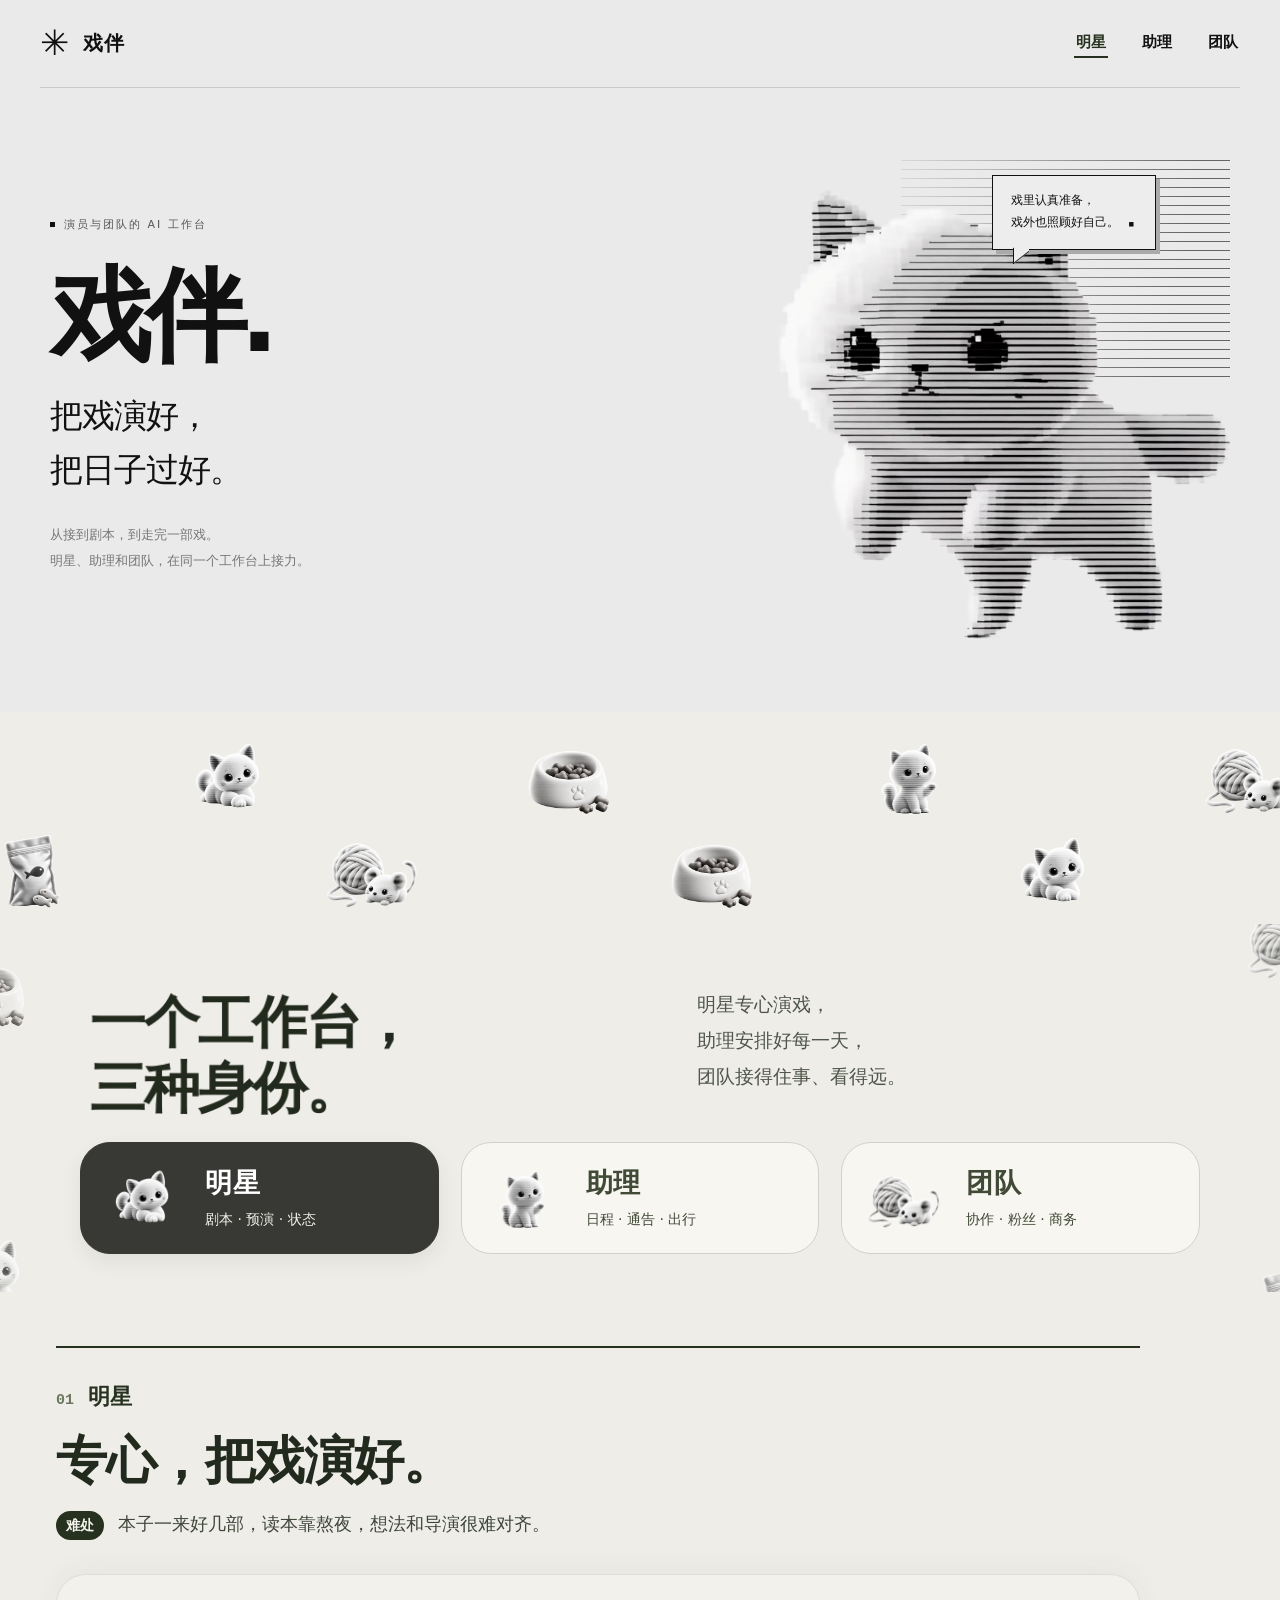
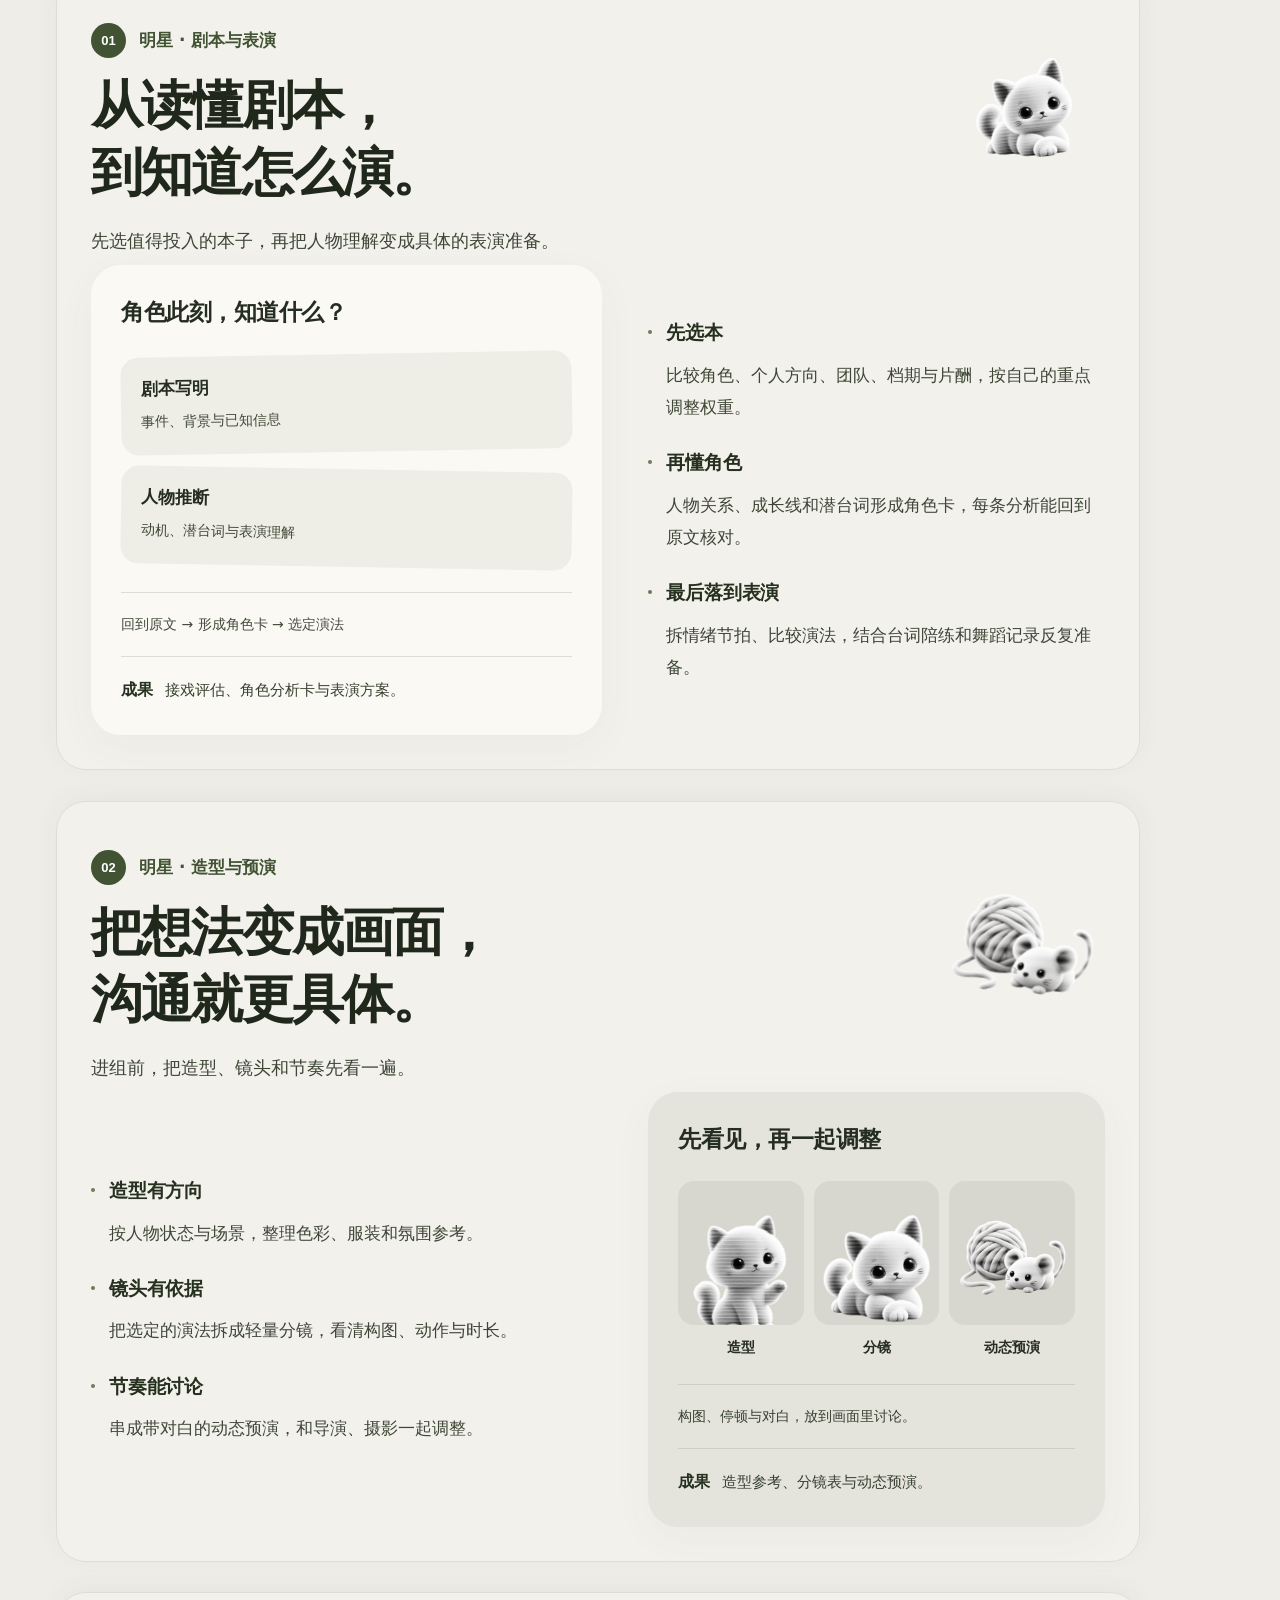
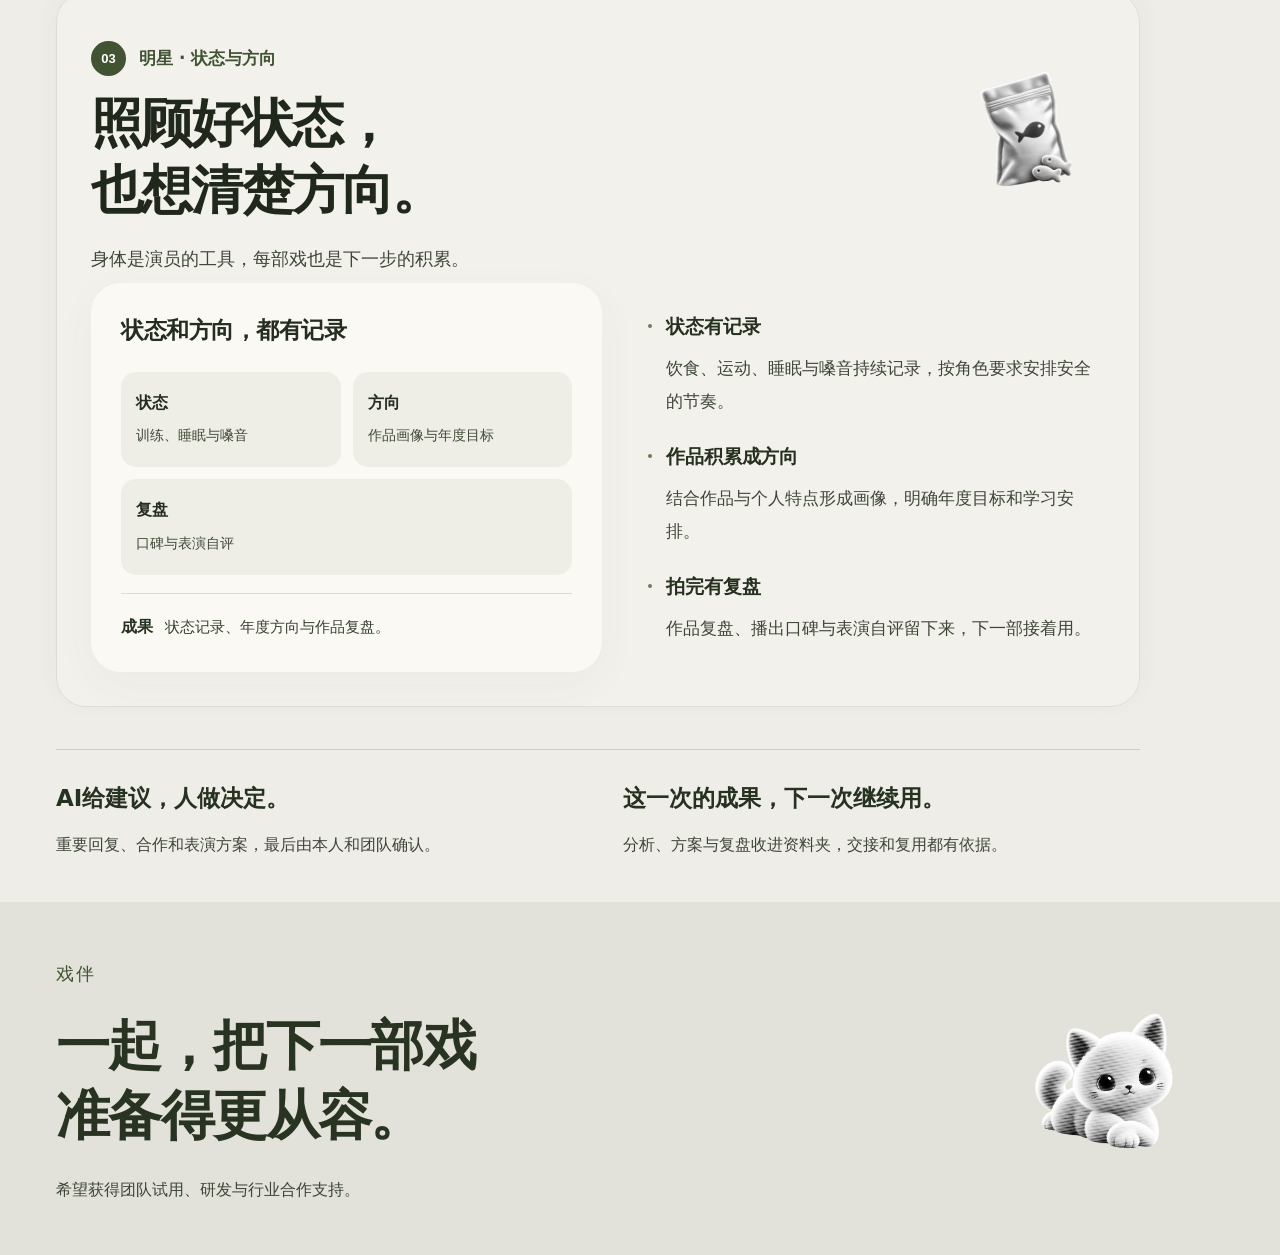
<file: xiban/index.html>
<!doctype html>
<html lang="zh-CN">
<head>
  <meta charset="utf-8"><meta name="viewport" content="width=device-width,initial-scale=1">
  <meta name="theme-color" content="#f0f1ec"><meta name="description" content="戏伴：明星、助理与团队的 AI 工作台。">
  <title>戏伴 · 把戏演好，把日子过好</title>
  <link rel="stylesheet" href="./style.css"><link rel="stylesheet" href="./journey.css?v=20">
  <script defer src="./app.js?v=20"></script><script defer src="./guide-data.js?v=20"></script><script defer src="./journey.js?v=20"></script><script defer src="./pointer.js?v=20"></script>
</head>
<body class="focus-edition">
  <header class="site-header"><a class="brand" href="#home"><span class="brand-symbol" aria-hidden="true">✳</span> 戏伴</a><nav aria-label="主导航"><a href="#star">明星</a><a href="#assistant">助理</a><a href="#team">团队</a></nav></header>
  <main>
    <section class="hero section-wrap" id="home" aria-labelledby="hero-title">
      <div class="hero-copy">
        <p class="eyebrow"><span></span> 演员与团队的 AI 工作台</p>
        <h1 id="hero-title">戏伴<span class="title-dot">.</span></h1>
        <p class="hero-heading">把戏演好，<br>把日子过好。</p>
        <p class="hero-description">从接到剧本，到走完一部戏。<br>明星、助理和团队，<br class="mobile-break">在同一个工作台上接力。</p>
      </div>
      <div class="hero-art">
        <div class="speech-bubble"><span>戏里认真准备，<br>戏外也照顾好自己。</span><span class="cursor" aria-hidden="true">▪</span></div>
        <div class="cat-stage"><video id="hero-cat" src="./assets/nomi-cat.webm" autoplay loop muted playsinline preload="auto" aria-label="猫咪摆尾、跳跃、挥爪与转身的动画"></video></div>
      </div>
    </section>

    <section class="cat-gallery" aria-label="猫咪主题画廊">
      <div class="gallery-track gallery-top" aria-hidden="true">
        <div class="gallery-tile wide paper"><img src="./assets/cat-lounge.png" alt="" loading="lazy"></div><div class="gallery-tile"><img src="./assets/cat-bowl.png" alt="" loading="lazy"></div><div class="gallery-tile wide gray"><img src="./assets/cat-guide.png" alt="" loading="lazy"></div><div class="gallery-tile paper"><img src="./assets/cat-toys.png" alt="" loading="lazy"></div>
      </div>
      <div class="gallery-track gallery-bottom" aria-hidden="true">
        <div class="gallery-tile"><img src="./assets/cat-treats.png" alt="" loading="lazy"></div><div class="gallery-tile wide gray"><img src="./assets/cat-toys.png" alt="" loading="lazy"></div><div class="gallery-tile paper"><img src="./assets/cat-bowl.png" alt="" loading="lazy"></div><div class="gallery-tile wide"><img src="./assets/cat-lounge.png" alt="" loading="lazy"></div>
      </div>
    </section>
    <section class="cat-about" id="how-to" aria-labelledby="about-title">
      <img class="floating-prop prop-bowl" src="./assets/cat-bowl.png" alt="" data-drift="-28" data-turn="-9" loading="lazy">
      <img class="floating-prop prop-toys" src="./assets/cat-toys.png" alt="" data-drift="34" data-turn="12" loading="lazy">
      <img class="floating-prop prop-cat" src="./assets/cat-lounge.png" alt="" data-drift="42" data-turn="-6" loading="lazy">
      <img class="floating-prop prop-treats" src="./assets/cat-treats.png" alt="" data-drift="-38" data-turn="8" loading="lazy">
      <div class="about-copy">
        <div class="about-intro"><h2 class="metal-title scroll-title" id="about-title">一个工作台，<br>三种身份。</h2><p class="word-reveal">明星专心演戏，<br>助理安排好每一天，<br>团队接得住事、看得远。</p></div>
        <nav class="role-portal" aria-label="三种身份"><a class="role-entry" href="#star"><img class="role-entry-cat" src="./assets/cat-lounge.png" alt="" loading="lazy"><span><strong>明星</strong><span>剧本 · 预演 · 状态</span></span></a><a class="role-entry" href="#assistant"><img class="role-entry-cat" src="./assets/cat-guide.png" alt="" loading="lazy"><span><strong>助理</strong><span>日程 · 通告 · 出行</span></span></a><a class="role-entry" href="#team"><img class="role-entry-cat" src="./assets/cat-toys.png" alt="" loading="lazy"><span><strong>团队</strong><span>协作 · 粉丝 · 商务</span></span></a></nav>
      </div>
    </section>
    <section class="project-chapter" id="features" aria-label="三种身份的功能讲解"><div class="chapter-inner">
      <div id="walkthrough"></div>
      <section class="closing-principles" aria-label="两项核心原则"><div><h3>AI给建议，人做决定。</h3><p>重要回复、合作和表演方案，最后由本人和团队确认。</p></div><div><h3>这一次的成果，下一次继续用。</h3><p>分析、方案与复盘收进资料夹，交接和复用都有依据。</p></div></section>
      <noscript><p>请启用浏览器的 JavaScript，查看重点功能讲解。</p></noscript>
    </div></section>
  </main>
  <footer class="journey-footer"><div class="chapter-inner"><div><p class="closing-brand">戏伴</p><p class="closing-line">一起，把下一部戏<br>准备得更从容。</p><p class="closing-support">希望获得团队试用、研发与行业合作支持。</p></div><img src="./assets/cat-lounge.png" alt="" loading="lazy"></div></footer>
</body></html>
</file>
<file: xiban/style.css>
:root{--bg:#f0f1ec;--white:#fafbf7;--ink:#171b16;--muted:#70786c;--line:#d2d7cd;--lime:#cbd77b;--green:#526344;--mono:"SFMono-Regular",Consolas,monospace;--sans:"PingFang SC","Microsoft YaHei",system-ui,sans-serif}*{box-sizing:border-box}html{scroll-behavior:smooth;scroll-padding-top:95px}body{margin:0;background:var(--bg);color:var(--ink);font-family:var(--sans);-webkit-font-smoothing:antialiased}button,input{font:inherit}button,a{-webkit-tap-highlight-color:transparent}button{cursor:pointer;border:0;color:inherit}a{color:inherit;text-decoration:none}h1,h2,h3,p{margin:0}p{line-height:1.9}button:focus-visible,a:focus-visible{outline:3px solid #6c842d;outline-offset:5px}[hidden]{display:none!important}::selection{background:var(--lime);color:var(--ink)}.section-wrap{width:min(1280px,calc(100% - 100px));margin:0 auto}.site-header{height:88px;display:flex;align-items:center;justify-content:space-between;width:min(1360px,calc(100% - 80px));margin:auto;border-bottom:1px solid #d2d7cd99}.brand{display:flex;align-items:center;gap:12px;font-size:20px;font-weight:650;letter-spacing:1.5px}.brand-symbol{font-size:35px;line-height:1}.site-header nav{display:flex;align-items:center;gap:40px;font-size:12px}.nav-demo{border-bottom:1px solid #5d6556;padding:7px 0;display:flex;gap:20px}.hero{min-height:min(820px,calc(100svh - 88px));display:grid;grid-template-columns:1fr 1.1fr;position:relative;align-items:center;padding-top:40px;padding-bottom:85px}.hero-copy{position:relative;z-index:2;padding-bottom:12px}.eyebrow{display:flex;align-items:center;gap:9px;font:10px/1.7 var(--mono);letter-spacing:1.7px;color:#606b56}.hero .eyebrow{font:11px var(--sans);letter-spacing:2px}.eyebrow>span{width:5px;height:5px;background:#6e7a54;border-radius:50%}h1{font-size:clamp(76px,8vw,114px);font-weight:850;line-height:1.2;letter-spacing:-7px;margin:23px 0 12px}.title-dot{color:#7c895b;letter-spacing:-2px}.hero-heading{font-size:clamp(27px,2.6vw,39px);line-height:1.6;font-weight:500;letter-spacing:-1px}.hero-description{color:var(--muted);font-size:13px;line-height:2;margin-top:23px;max-width:415px}.hero-actions{display:flex;gap:27px;align-items:center;margin-top:30px}.button{display:inline-flex;gap:36px;justify-content:space-between;align-items:center;padding:14px 22px;font-size:12px}.button.primary{background:var(--ink);color:#f8faef;box-shadow:3px 3px 0 #b9c1a9}.button span{font-size:18px}.text-link{font-size:12px;display:flex;align-items:center;gap:12px}.text-link span{font-size:17px}.hero-meta{display:flex;gap:17px;align-items:center;margin-top:36px;font:10px var(--mono);letter-spacing:.5px;color:#747f67}.hero-meta i{width:3px;height:3px;border-radius:50%;background:#a1aa95}.hero-art{min-width:0;position:relative;height:620px;align-self:center;isolation:isolate}.hero-art:before{content:"";position:absolute;inset:55px -25px 50px 0;background:radial-gradient(ellipse at 60% 47%,#e1e6d52b 0,transparent 64%);z-index:-1}.cat-stage{position:absolute;inset:0 -5% 20px -12%;overflow:hidden;pointer-events:none}.cat-stage video{position:absolute;width:151%;height:151%;object-fit:contain;left:-31%;top:-23%;display:block}.speech-bubble{position:absolute;right:12%;top:10%;padding:15px 18px;border:1.5px solid #242b20;background:#f7f8f1;box-shadow:4px 4px 0 #dce2ce;z-index:2;font:12px/1.8 var(--mono);display:flex;align-items:flex-end;gap:7px}.speech-bubble:after{content:"";position:absolute;bottom:-9px;left:20px;width:15px;height:15px;background:#f7f8f1;border-bottom:1.5px solid;border-left:1.5px solid;transform:skewY(-38deg)}.cursor{font-size:18px;line-height:1}.art-bottom{position:absolute;bottom:13px;right:0;left:0;display:flex;align-items:center;justify-content:space-between;gap:15px;border-top:1px solid var(--line);padding-top:14px}.art-caption{font:8px var(--mono);letter-spacing:1.4px;color:#7c856f}.animation-control{background:none;display:flex;align-items:center;gap:10px;font-size:10px;color:#6c765f;white-space:nowrap;padding:3px 0}.scroll-cue{position:absolute;bottom:27px;left:0;right:0;display:flex;justify-content:space-between;align-items:center;font-size:10px;letter-spacing:1px;color:#7e8774}.scroll-cue span:last-child{font-size:23px;color:#5e6e48}.mobile-break{display:none}.section-top{display:flex;align-items:center;justify-content:space-between;gap:20px;margin-bottom:36px}.section-note{font-size:10px;color:#7a8370;letter-spacing:1px}.section-heading-row{display:flex;align-items:flex-end;justify-content:space-between;gap:50px;margin-bottom:43px}h2{font-size:clamp(29px,3.2vw,44px);font-weight:600;line-height:1.5;letter-spacing:-1.3px}.section-intro{font-size:13px;line-height:2;color:var(--muted);max-width:360px}.how-section{background:#e4e8da;border-top:1px solid #dce1d2;border-bottom:1px solid #d4dac8;padding:72px 0 38px}.role-switch{display:flex;background:#d7deca;border:1px solid #cbd3bb;padding:4px;flex-shrink:0}.role-switch button{background:none;color:#667258;font-size:12px;padding:10px 21px}.role-switch button[aria-selected=true]{background:#fafbf3;color:#25301d;box-shadow:0 2px 3px #17200d13}.steps{display:grid;grid-template-columns:repeat(3,1fr);gap:40px}.step{border-top:1px solid #bfc9b1;padding-top:21px}.step-number{font:11px var(--mono);color:#73825c;display:block;margin-bottom:20px}.step h3{font-size:20px;font-weight:550;margin-bottom:13px;letter-spacing:-.5px}.step p{font-size:12px;color:#69745b;max-width:330px;line-height:1.95}.step .step-label{font:10px var(--mono);letter-spacing:.4px;background:#d6dec8;display:inline-block;padding:5px 9px;margin-top:22px;color:#526341}.handoff-note{border-top:1px solid #c7cfba;margin-top:40px;padding-top:20px;font-size:11px;color:#6f7b61;display:flex;align-items:flex-start;gap:12px}.handoff-note>span{font-size:18px;line-height:1.2}.features-section{padding-top:78px;padding-bottom:72px}.feature-list{display:grid;grid-template-columns:1fr 1fr;gap:0 70px}.feature{border-top:1px solid var(--line);padding:27px 0 30px;display:grid;grid-template-columns:25px 1fr 24px;gap:14px}.feature-number{font:10px var(--mono);color:#8b957f;padding-top:6px}.feature h3{font-size:21px;font-weight:500;letter-spacing:-.5px}.feature p{font-size:12px;color:var(--muted);margin-top:12px;line-height:2;max-width:430px}.feature-mark{font-size:28px;color:#8c9b76;line-height:1}.tags{display:flex;gap:8px;flex-wrap:wrap;margin-top:19px}.tags span{font-size:9px;color:#7a856c;border:1px solid #d1d8c5;padding:4px 7px;line-height:1.5}.demo-section{background:#20261e;color:#eef1e6;padding:70px 0 78px}.demo-section .eyebrow{color:#a6b18d}.demo-section .section-note{color:#879477}.demo-layout{display:grid;grid-template-columns:.8fr 1.2fr;gap:95px;align-items:center}.demo-copy .section-intro{color:#8e9a81;font-size:12px;margin-top:20px}.demo-options{display:grid;margin-top:30px}.demo-option{display:grid;grid-template-columns:25px 1fr 20px;gap:13px;align-items:center;background:none;text-align:left;color:#9da98f;padding:19px 0;border-bottom:1px solid #5e6d4c44}.demo-option[aria-selected=true]{color:#e0eacb}.option-no{font:10px var(--mono);align-self:flex-start;padding-top:3px;color:#7f9166}.demo-option strong{font-size:14px;font-weight:500;display:block}.demo-option small{display:block;font-size:10px;color:#81916f;margin-top:8px}.option-arrow{opacity:0;font-size:20px}.demo-option[aria-selected=true] .option-arrow{opacity:1;color:#c2d68b}.demo-window{background:#f2f4e9;color:var(--ink);border:1px solid #9da98b;box-shadow:6px 6px 0 #38412e;min-width:0}.window-bar{display:flex;align-items:center;justify-content:space-between;gap:15px;font-size:10px;color:#7b846e;padding:16px 20px;border-bottom:1px solid #d9decf}.window-dots{display:flex;gap:5px}.window-dots i{height:5px;width:5px;border:1px solid #bdc5b0;border-radius:50%}.reset-button{font-size:10px;color:#70805c;background:none;padding:2px 0}#demo-panel{padding:28px;min-height:335px}.demo-footnote{padding:0 28px 20px;font-size:9px;color:#9ba48e}.demo-panel-head{display:flex;justify-content:space-between;gap:14px;align-items:center;margin-bottom:20px}.demo-panel-head h3{font-size:19px;font-weight:550}.tiny-label{font-size:10px;color:#849173}.scene-row{display:grid;grid-template-columns:49px 1fr 43px;gap:13px;align-items:center;padding:15px 0;border-top:1px solid #dbe1d1}.scene-row time{font:12px var(--mono);color:#6b7a59}.scene-row h4{font-size:12px;font-weight:550;margin:0 0 6px}.scene-row p{font-size:10px;color:#8b957b;line-height:1.5}.scene-row.done .scene-text{opacity:.45}.scene-row.done h4{text-decoration:line-through}.small-button{padding:5px 7px;font-size:9px;background:#e0e7d4;color:#62724f;white-space:nowrap;border:1px solid #ccd7ba}.small-button.active{background:#d0dcb8;color:#455d2c}.demo-next{font-size:11px;color:#5d6f49;background:#e0e8d2;padding:12px 14px;margin-top:18px;line-height:1.8}.line-context{display:flex;justify-content:space-between;align-items:center;gap:12px;font-size:10px;color:#869575;margin-bottom:20px}.line-quote{font-size:24px;line-height:1.9;font-weight:400;letter-spacing:.5px;min-height:100px;padding:0 0 18px}.line-actions{display:flex;align-items:center;gap:14px;flex-wrap:wrap}.line-button{padding:9px 17px;font-size:11px;background:#27371e;color:#f0f6e8}.density-choices{display:flex;gap:4px}.density-choices button{min-width:30px;font-size:10px;padding:7px;background:#e4ead9;color:#80906c}.density-choices button[aria-pressed=true]{background:#cddbbc;color:#425630}.line-note{font-size:10px;color:#899679;line-height:1.8;margin-top:17px}.conflict-switch{display:flex;gap:7px;margin:18px 0}.conflict-switch button{padding:7px 10px;font-size:10px;background:#e1e7d7;color:#7e8c6b}.conflict-switch button[aria-pressed=true]{background:#c5d3b1;color:#4c6038}.conflict-alert{padding:14px;margin-top:18px;font-size:11px;border-left:3px solid;line-height:1.8}.conflict-alert strong{display:block;font-size:13px;margin-bottom:4px}.conflict-alert.red{border-color:#ad6350;background:#efddd2;color:#8c4d3b}.conflict-alert.yellow{border-color:#b79f42;background:#eee7c8;color:#88722c}.calendar-line{display:grid;grid-template-columns:76px 1fr;align-items:center;gap:12px;font-size:10px;color:#748363;margin:12px 0}.calendar-track{height:24px;display:grid;grid-template-columns:repeat(7,1fr);background:repeating-linear-gradient(to right,#e5eadc,#e5eadc calc(100% / 7 - 1px),#d5ddc7 calc(100% / 7 - 1px),#d5ddc7 calc(100% / 7));align-items:center}.calendar-track span{height:19px;display:flex;align-items:center;padding-left:8px;font-size:9px;white-space:nowrap;background:#bacda5;color:#455a33}.calendar-track span.second{background:#e0c5ac;color:#816047}.site-footer{display:flex;justify-content:space-between;align-items:center;gap:25px;min-height:125px}.site-footer .brand{font-size:17px}.site-footer .brand-symbol{font-size:27px}.site-footer p{font-size:11px;color:#8a927f}.back-top{font-size:10px;color:#6e7d5a}.toast{position:fixed;bottom:25px;left:50%;transform:translateX(-50%);background:#20271c;color:#edf2df;padding:13px 20px;border:1px solid #5b6d45;font-size:11px;box-shadow:0 5px 30px #0002;max-width:calc(100% - 40px);z-index:10}
@media(min-width:1500px){.hero-art{height:700px}.hero{min-height:850px}.hero-description{font-size:14px}}
@media(max-width:1100px){.section-wrap{width:calc(100% - 70px)}.site-header{width:calc(100% - 60px)}.hero-art{height:550px}.hero{grid-template-columns:.95fr 1.05fr}.hero-heading{font-size:30px}h1{font-size:86px}.speech-bubble{top:8%;right:4%;font-size:11px}.demo-layout{gap:50px}.feature-list{gap:0 45px}.demo-option strong{font-size:13px}.steps{gap:28px}.step h3{font-size:18px}.art-caption{font-size:7px;letter-spacing:.8px}}
@media(max-width:760px){html{scroll-padding-top:20px}.section-wrap{width:calc(100% - 40px)}.site-header{width:calc(100% - 40px);height:73px}.brand{font-size:18px;gap:7px}.brand-symbol{font-size:28px}.site-header nav{gap:17px;font-size:10px}.site-header .nav-demo{display:none}.hero{min-height:0;grid-template-columns:1fr;padding-top:39px;padding-bottom:64px;gap:0}.hero .eyebrow{font-size:10px;letter-spacing:1px}h1{font-size:84px;letter-spacing:-5px;margin:19px 0 8px}.hero-heading{font-size:28px;line-height:1.5;letter-spacing:-.5px}.hero-description{font-size:12px;margin-top:18px;max-width:320px}.hero-actions{gap:23px;margin-top:24px}.button{font-size:11px;padding:12px 18px;gap:25px}.text-link{font-size:11px}.hero-meta{font-size:9px;gap:13px;margin-top:26px}.hero-art{height:400px;width:100%;margin-top:10px}.cat-stage{inset:10px -12% 10px -15%}.cat-stage video{width:151%;height:151%;left:-31%;top:-24%}.speech-bubble{font-size:10px;padding:10px 13px;top:7%;right:8%;box-shadow:3px 3px 0 #dce2ce}.speech-bubble:after{left:16px;width:12px;height:12px;bottom:-7px}.art-bottom{bottom:0}.art-caption{font-size:7px}.scroll-cue{bottom:20px;font-size:9px}.scroll-cue span:last-child{font-size:20px}.mobile-break{display:block}.hero-description br:nth-child(2){display:none}.how-section{padding:48px 0 28px}.section-top{margin-bottom:24px;gap:15px}.eyebrow{font-size:8px;letter-spacing:1.2px}.section-note{font-size:9px;letter-spacing:0}.section-heading-row{align-items:flex-start;gap:25px;margin-bottom:30px;flex-direction:column}h2{font-size:29px;line-height:1.5;letter-spacing:-.8px}.role-switch{padding:3px}.role-switch button{padding:9px 21px;font-size:11px}.steps{grid-template-columns:1fr;gap:23px}.step{padding-top:17px;display:grid;grid-template-columns:30px 1fr;gap:0 14px}.step-number{grid-row:1 / 4;font-size:10px;margin:3px 0 0}.step h3{font-size:18px;margin-bottom:10px}.step p{font-size:12px;max-width:none}.step .step-label{justify-self:start;font-size:9px;margin-top:13px;grid-column:2}.handoff-note{font-size:10px;line-height:1.95;margin-top:29px;padding-top:18px}.features-section{padding-top:48px;padding-bottom:38px}.section-intro{font-size:12px;line-height:2}.feature-list{grid-template-columns:1fr;gap:0}.feature{padding:24px 0 25px;grid-template-columns:20px 1fr 20px;gap:11px}.feature-number{font-size:9px}.feature h3{font-size:20px}.feature p{font-size:12px;margin-top:10px}.feature-mark{font-size:24px}.tags{gap:6px;margin-top:16px}.tags span{font-size:8px;padding:4px 6px}.demo-section{padding:45px 0 50px}.demo-layout{grid-template-columns:1fr;gap:30px}.demo-copy .section-intro{margin-top:16px}.demo-options{margin-top:22px}.demo-option{padding:15px 0}.demo-option strong{font-size:13px}.demo-option small{font-size:10px}.window-bar{padding:14px 16px;font-size:9px}.reset-button{font-size:9px}#demo-panel{padding:22px 18px;min-height:300px}.demo-panel-head h3{font-size:17px}.demo-panel-head{margin-bottom:18px}.tiny-label{font-size:9px}.scene-row{grid-template-columns:43px 1fr 40px;gap:9px;padding:14px 0}.scene-row h4{font-size:11px}.scene-row time{font-size:11px}.scene-row p{font-size:9px}.demo-footnote{font-size:8px;padding:0 18px 17px}.line-quote{font-size:22px;min-height:120px}.line-actions{gap:12px}.line-button{font-size:10px;padding:9px 14px}.line-note{font-size:9px}.demo-next{font-size:10px}.site-footer{padding-top:27px;padding-bottom:27px;display:grid;grid-template-columns:1fr auto;gap:18px}.site-footer p{grid-column:1 / 3;grid-row:2;font-size:10px}.site-footer .brand{font-size:16px}.back-top{font-size:9px}.calendar-line{grid-template-columns:65px 1fr;gap:9px;font-size:9px}.conflict-alert{font-size:10px}.conflict-alert strong{font-size:12px}}
@media(prefers-reduced-motion:reduce){html{scroll-behavior:auto}}
/* The visual language comes from the monochrome, striped cat. */
:root{--bg:#eaeaea;--white:#f7f7f7;--ink:#111;--muted:#6c6c6c;--line:#cdcdcd;--lime:#c4c4c4;--green:#444}
.site-header{border-bottom-color:#c9c9c9}.nav-demo{border-color:#333}.title-dot{color:#111}.eyebrow,.hero .eyebrow{color:#555}.eyebrow>span{background:#111;border-radius:0}.hero-art:before{background:none}.hero-meta{color:#777}.hero-meta i{background:#aaa;border-radius:0}.button.primary{background:#111;color:#f5f5f5;box-shadow:4px 4px 0 #aaa}.speech-bubble{background:#ededed;box-shadow:4px 4px 0 #aaa;border-color:#111}.speech-bubble:after{background:#ededed}.art-caption,.animation-control,.scroll-cue,.section-note,.back-top{color:#777}.scroll-cue span:last-child{color:#111}.hero-art{background-image:repeating-linear-gradient(to bottom,transparent 0,transparent 8px,#666 8px,#666 9px);background-size:59% 42%;background-repeat:no-repeat;background-position:114% 10%;border-radius:0;isolation:isolate}.hero-art:after{content:"";position:absolute;z-index:-1;top:0;left:0;right:0;bottom:0;background:linear-gradient(100deg,var(--bg) 35%,transparent 83%);pointer-events:none}.cat-stage{z-index:1}.speech-bubble,.art-bottom{z-index:2}.how-section{background:#dedede;border-color:#cacaca}.role-switch{background:#cacaca;border-color:#bdbdbd}.role-switch button{color:#666}.role-switch button[aria-selected=true]{background:#f7f7f7;color:#111;box-shadow:2px 2px 0 #999}.step{border-color:#bbb}.step-number{color:#666}.step p{color:#666}.step .step-label{background:#ccc;color:#444}.handoff-note{border-color:#bfbfbf;color:#666}.feature-number,.feature-mark{color:#777}.tags span{color:#666;border-color:#bbb}.demo-section{background:#171717;color:#eee}.demo-section .eyebrow{color:#bbb}.demo-section .section-note{color:#888}.demo-copy .section-intro{color:#999}.demo-option{color:#aaa;border-color:#444}.demo-option[aria-selected=true]{color:#fff}.option-no,.demo-option small{color:#888}.demo-option[aria-selected=true] .option-arrow{color:#fff}.demo-window{background:#eee;color:#111;border-color:#999;box-shadow:6px 6px 0 #444}.window-bar{border-color:#ccc;color:#777}.window-dots i{border-color:#999;border-radius:0}.reset-button{color:#555}.tiny-label{color:#777}.demo-footnote{color:#999}.scene-row{border-color:#ccc}.scene-row time,.scene-row p{color:#777}.small-button{background:#ddd;color:#555;border-color:#bbb}.small-button.active{background:#bbb;color:#111}.demo-next{color:#444;background:#d6d6d6}.line-context,.line-note{color:#777}.line-button{background:#111;color:#eee}.density-choices button{background:#d6d6d6;color:#777}.density-choices button[aria-pressed=true]{background:#aaa;color:#111}.conflict-switch button{background:#d8d8d8;color:#777}.conflict-switch button[aria-pressed=true]{background:#bcbcbc;color:#111}.calendar-line{color:#777}.calendar-track{background:repeating-linear-gradient(to right,#ddd,#ddd calc(100% / 7 - 1px),#ccc calc(100% / 7 - 1px),#ccc calc(100% / 7))}.calendar-track span{background:#999;color:#fff}.calendar-track span.second{background:#c1b0a4;color:#4a4038}.site-footer p{color:#888}.toast{background:#151515;color:#eee;border-color:#555}button:focus-visible,a:focus-visible{outline-color:#555}.feature h3,.step h3{font-weight:650}.site-header .brand,.hero h1{font-weight:850}.hero-description{color:#777}
@font-face{font-family:Silkscreen;src:url('./assets/silkscreen-bold.ttf') format('truetype');font-weight:700;font-display:swap}.section-top .eyebrow,.art-caption,.step-number,.feature-number,.option-no{font-family:Silkscreen,var(--mono);font-weight:700;letter-spacing:.2px}.section-top .eyebrow{font-size:10px}.step-number,.feature-number,.option-no{font-size:11px}
.hero-art{overflow:hidden}
</file>
<file: xiban/journey.css>
/* Presentation only: original cat media and scroll choreography, two separate role stories. */
.hero{min-height:0;padding-top:32px;padding-bottom:42px}.hero-art{height:clamp(450px,43vw,600px)}.hero-copy{padding-bottom:0}.hero-description{margin-top:26px;line-height:2}

/* A continuous explanation: fewer frames, larger spoken headings, one path through the day. */
.chapter-inner{width:min(1200px,calc(100% - 112px));margin:auto}
.cat-gallery,.cat-about,.project-chapter{background:#eeede8;color:#2d2d29}
.cat-gallery{overflow:hidden;padding:12px 0 0;position:relative}
.gallery-track{display:flex;gap:8px;width:max-content;position:relative;left:50%;transform:translateX(calc(-50% + var(--gallery-shift,0px)));will-change:transform}
.gallery-bottom{margin-top:-12px}.gallery-tile{width:clamp(200px,23vw,330px);height:106px;position:relative}.gallery-tile.wide{width:clamp(280px,29vw,430px)}.gallery-tile img{width:100%;height:100%;object-fit:contain;padding:4px 26px;display:block}
.cat-about{position:relative;padding:48px 0 64px;isolation:isolate;overflow:hidden}
.about-copy{width:min(1120px,calc(100% - 112px));margin:auto;position:relative;z-index:1}.about-intro{display:grid;grid-template-columns:1.1fr 1fr;gap:64px;align-items:center}
.metal-title{font-weight:760;letter-spacing:-2px;line-height:1.18;color:#222a1d}.about-copy h2{font-size:clamp(40px,4.5vw,64px);margin:0}.word-reveal{font-size:19px;line-height:1.9;color:#3e4638;margin:0}.reveal-char{opacity:.9}
.day-flow{display:grid;grid-template-columns:repeat(3,1fr);gap:38px;margin-top:42px;padding-top:30px;border-top:1px solid #d4d3cc}.day-flow article{padding:0;will-change:transform,opacity}.day-flow h3{font-size:22px;line-height:1.6;letter-spacing:-.5px;margin:0 0 12px;font-weight:600}.day-flow p{font-size:15px;line-height:1.9;color:#454d3e}
.floating-prop{position:absolute;pointer-events:none;object-fit:contain;will-change:transform;z-index:0;opacity:.65}.prop-bowl{left:-65px;top:20px;width:150px;height:150px}.prop-toys{right:-24px;top:-10px;width:145px;height:145px}.prop-cat{left:-42px;bottom:-40px;width:170px;height:160px}.prop-treats{right:-42px;bottom:-32px;width:130px;height:165px}
.project-chapter{padding:56px 0 42px;position:relative;overflow:hidden}.chapter-heading{display:flex;align-items:center;justify-content:space-between;gap:50px}.chapter-title{font-size:clamp(38px,4.6vw,64px);font-weight:730;line-height:1.25;letter-spacing:-2px;margin:0}.chapter-heading>p{font-size:18px;line-height:1.85;color:#454d3e;max-width:450px}
.role-portal{display:grid;grid-template-columns:1fr 1fr;gap:22px;margin-top:32px}.role-entry{display:flex;align-items:center;gap:20px;text-align:left;padding:15px 25px 15px 18px;border:1px solid #d2d1c9;border-radius:30px;background:#f7f6f1;color:#404a36;min-height:116px;transition:box-shadow .2s,border-color .2s}
.role-entry>span:nth-child(2){flex:1}.role-entry strong{display:block;font-size:27px;line-height:1.4;font-weight:650;letter-spacing:.5px}.role-entry strong+span{display:block;font-size:14px;line-height:1.8;margin-top:5px}.role-entry-cat{width:86px;height:80px;object-fit:contain;flex-shrink:0}.role-entry-check{display:grid;place-items:center;width:26px;height:26px;border:1px solid currentColor;border-radius:50%;opacity:0;font-size:16px;flex-shrink:0}.role-entry[aria-selected=true]{background:#383934;color:#fff;border-color:#383934;box-shadow:0 8px 20px #30352b13}.role-entry[aria-selected=true] .role-entry-check{opacity:1;background:#f3f3ec;color:#383934;border-color:#f3f3ec}.role-entry[aria-selected=true] strong+span{color:#f2f3ed}.role-entry:hover{border-color:#8b8e7f}.role-entry:focus-visible{outline:3px solid #7d826d;outline-offset:5px}
.role-intro{margin:32px 0 42px}.role-intro h3{font-size:25px;line-height:1.6;font-weight:600;margin:0 0 9px;letter-spacing:-.5px}.role-intro p{font-size:16px;line-height:1.85;color:#454e3b;max-width:860px}
.project-chapter{overflow:clip}
.project-stack{position:relative;padding-left:0;isolation:isolate}.project-anchor{display:block;height:0;scroll-margin-top:36px}
/* Each explanation stays readable before the next sheet slides over it. */
.story-scene{position:sticky;top:var(--stack-top,24px);z-index:calc(var(--i) + 1);padding:30px 34px 34px;margin-bottom:30px;border:1px solid #deded5;border-radius:30px;box-shadow:0 -6px 26px #4243320b;background:#f2f1ec;cursor:default;transform-origin:50% 0%;transform:scale(var(--stack-scale,1));filter:brightness(var(--stack-shade,1));will-change:transform,filter}.story-scene:last-child{margin-bottom:0}
.story-scene .scene-topic{padding-left:48px}.story-scene .project-number{left:0}
.scene-header{position:relative;padding-right:166px;margin-bottom:28px;opacity:1;transform:translateY(var(--scene-lift,0px));will-change:transform}.scene-topic{position:relative;display:flex;align-items:center;min-height:34px;font-size:17px;line-height:1.7;font-weight:650;color:#415332;margin:0 0 15px}.project-number{position:absolute;left:-49px;display:grid;place-items:center;width:35px;height:35px;border-radius:50%;background:#415332;color:#fff;font:600 13px/1 Arial,sans-serif}
.scene-title{font-size:clamp(37px,4.1vw,56px);line-height:1.27;letter-spacing:-1.8px;font-weight:750;margin:0 0 18px;color:#20281b}.scene-lead{font-size:18px;line-height:1.95;max-width:740px;margin:0;color:#3e4736}.module-mascot{position:absolute;width:158px;height:150px;object-fit:contain;right:2px;top:14px;pointer-events:none;transform:rotate(-6deg)}.story-scene:nth-of-type(even) .module-mascot{transform:rotate(7deg)}
.project-mosaic{display:grid;grid-template-columns:minmax(0,1.12fr) minmax(0,1fr);gap:58px;align-items:start}.project-preview{position:relative;min-width:0;background:var(--card-bg);color:var(--card-ink);padding:30px;border:0;border-radius:30px;box-shadow:0 12px 40px #55543c0b;overflow:hidden}.card-design{width:100%;min-width:0;font-size:15px;color:var(--card-ink)}.card-design h3{font-size:23px;line-height:1.5;letter-spacing:-.5px;margin:0 0 20px;font-weight:620}
.story-scene[data-project="1"] .project-preview,.story-scene[data-project="3"] .project-preview{order:2}.story-scene[data-project="1"] .usage-guide,.story-scene[data-project="3"] .usage-guide{order:1}
.usage-guide{min-width:0;padding-top:26px}.usage-guide dl{margin:0;display:grid;gap:25px}.usage-guide dl>div{position:relative;padding-left:18px}.usage-guide dl>div:before{content:"";position:absolute;width:4px;height:4px;background:#6c7d58;left:0;top:13px;border-radius:50%}.usage-guide dt{font-size:17px;line-height:1.65;font-weight:600;letter-spacing:-.2px;margin:0 0 9px;color:#26301e}.usage-guide dd{font-size:16px;line-height:1.95;margin:0;color:#3e4636}
.scene-bridge{display:flex;align-items:flex-start;gap:13px;font-size:16px;line-height:1.9;color:#46513a;margin:26px 0 0;padding:0 0 7px}.scene-bridge>span{font-size:24px;line-height:1.25;color:#aaae9b}
.card-light{--card-bg:#faf9f4;--card-ink:#252d20;--card-muted:#414a38;--card-rule:#ddddd4;--card-sub:#eeede6}.card-dark{--card-bg:#e4e3dc;--card-ink:#252d20;--card-muted:#37412e;--card-rule:#cfcec5;--card-sub:#d8d7cf}.card-silver{--card-bg:#faf9f4;--card-ink:#252d20;--card-muted:#414a38;--card-rule:#ddddd4;--card-sub:#eeede6}.card-charcoal{--card-bg:#e4e3dc;--card-ink:#252d20;--card-muted:#37412e;--card-rule:#cfcec5;--card-sub:#d8d7cf}.card-paper{--card-bg:#faf9f4;--card-ink:#252d20;--card-muted:#414a38;--card-rule:#ddddd4;--card-sub:#eeede6}
.process-line{display:flex;align-items:center;justify-content:space-between;font-size:14px;color:var(--card-muted);padding:0 0 18px}.process-line span{color:var(--card-muted);opacity:.6}
.timeline-item{display:grid;grid-template-columns:48px minmax(0,1fr) auto;gap:12px;align-items:center;padding:16px 0;border-top:1px solid var(--card-rule)}.timeline-item time{font:13px var(--mono);color:var(--card-muted)}.timeline-item strong{font-size:14px;line-height:1.6;font-weight:600;display:block}.timeline-item p{font-size:12px;line-height:1.7;color:var(--card-muted);margin-top:4px}.status-label{font-size:12px;line-height:1.6;color:var(--card-muted);white-space:nowrap}
.visual-note{font-size:13px;line-height:1.85;color:var(--card-muted);border-top:1px solid var(--card-rule);padding-top:16px;margin-top:4px}.visual-note>span{padding:0 8px;opacity:.6}
.schedule-bars{margin:24px 0}.schedule-bars>div{display:grid;grid-template-columns:70px 1fr;gap:12px;align-items:center;margin:16px 0;font-size:13px;color:var(--card-muted)}.bar-track{height:30px;position:relative;background:repeating-linear-gradient(to right,var(--card-sub),var(--card-sub) calc(100% / 7 - 1px),var(--card-rule) calc(100% / 7 - 1px),var(--card-rule) calc(100% / 7))}.bar-track i{font-style:normal;position:absolute;top:4px;height:22px;padding:1px 8px;line-height:20px;font-size:12px;color:#161616;white-space:nowrap}.bar-primary{background:#aaa;left:0;width:83%}.bar-secondary{background:#c3c3bf;left:43%;right:0}
.conflict-key{display:grid;grid-template-columns:1fr 1fr;gap:14px;margin-top:24px}.conflict-key>div{border-top:2px solid #b48e87;padding-top:14px}.conflict-key>div+div{border-color:#b6aa85}.conflict-key strong{font-size:15px;font-weight:600;line-height:1.7}.conflict-key p{font-size:13px;line-height:1.85;margin-top:7px;color:var(--card-muted)}
.reminder-list>div{display:grid;grid-template-columns:22px minmax(0,1fr) auto;gap:10px;align-items:center;border-top:1px solid var(--card-rule);padding:20px 0}.reminder-list strong{font-size:14px;line-height:1.7;font-weight:500}.reminder-mark{font-size:20px;color:var(--card-muted)}
.file-pair{display:grid;grid-template-columns:1fr 1fr;gap:16px;margin:22px 0}.file-pair>div{border:1px solid var(--card-rule);border-radius:10px;padding:22px 20px;background:var(--card-sub)}.file-mark{font-size:26px;display:block;margin-bottom:18px;color:var(--card-muted)}.file-pair h4{font-size:17px;margin:0 0 12px;font-weight:600}.file-pair p{font-size:13px;line-height:1.85;color:var(--card-muted)}
.module-facts{margin:0}.module-facts>div{border-top:1px solid var(--card-rule);padding:18px 0}.module-facts>div:last-child{padding-bottom:0}.module-facts dt{font-size:16px;font-weight:600;line-height:1.6;margin-bottom:8px}.module-facts dd{font-size:14px;line-height:1.85;margin:0;color:var(--card-muted)}
.next-scene-readonly{border-top:1px solid var(--card-rule);padding:20px 0 22px}.next-scene-readonly>span{font-size:13px;color:var(--card-muted)}.next-scene-readonly strong{display:block;font-size:25px;line-height:1.5;margin:12px 0}.next-scene-readonly p{font-size:14px;color:var(--card-muted)}
.emotion-caption{font-size:13px;color:var(--card-muted);line-height:1.7}.script-line{font-size:24px;line-height:1.85;letter-spacing:.5px;margin:20px 0 24px}.hint-sequence{display:flex;align-items:center;justify-content:space-between;gap:8px;font-size:14px;margin-bottom:20px}.hint-sequence i{font-style:normal;font-size:13px;color:var(--card-muted)}
.pinned-note{background:var(--card-sub);border-left:3px solid var(--card-muted);border-radius:6px;padding:14px 16px;margin-bottom:22px}.pinned-note h4{font-size:15px;line-height:1.6;font-weight:650;margin:0 0 7px;display:flex;align-items:center;gap:8px}.pinned-note h4 span{font-size:19px;line-height:1}.pinned-note p{font-size:14px;line-height:1.8;margin:0;color:var(--card-muted)}
.reminder-leads{display:grid;grid-template-columns:1fr 1fr;gap:18px;margin-bottom:22px}.reminder-leads>div{border-top:1px solid var(--card-rule);padding-top:14px}.reminder-leads span{display:block;font-size:13px;line-height:1.7;color:var(--card-muted)}.reminder-leads strong{display:block;font-size:32px;line-height:1.3;font-weight:600;margin-top:8px}.reminder-leads small{font-size:14px;font-weight:400}
.reminder-process{padding:0;margin:0;list-style:none;counter-reset:reminder}.reminder-process li{counter-increment:reminder;display:grid;grid-template-columns:22px 1fr;gap:4px 10px;border-top:1px solid var(--card-rule);padding:14px 0}.reminder-process li:before{content:counter(reminder);grid-row:1/3;font-size:13px;color:var(--card-muted);line-height:1.8}.reminder-process strong{font-size:14px;line-height:1.7;font-weight:600}.reminder-process p{grid-column:2;font-size:13px;line-height:1.8;color:var(--card-muted);margin:0}
.today-overview{display:grid;grid-template-columns:1fr 1fr;gap:16px;border-top:1px solid var(--card-rule);padding-top:18px}.today-overview strong{font-size:15px;font-weight:600;line-height:1.7}.today-overview p{font-size:13px;color:var(--card-muted);line-height:1.8;margin-top:7px}

.pinned-note{border:0;border-radius:17px 17px 17px 4px;background:var(--card-sub);padding:16px 18px;transform:rotate(-.8deg);box-shadow:0 5px 10px #4b523608}.pinned-note h4{font-size:15px;font-weight:600}.pinned-note p{font-size:14px;line-height:1.85}.timeline-item{padding:17px 0}.timeline-item strong{font-size:15px}.timeline-item p{font-size:13px}.timeline-item time{font-size:13px}.status-label{font-size:12px}.reminder-leads strong{font-size:43px;font-weight:500;letter-spacing:-1px}.reminder-leads small{font-size:14px}.reminder-process li{padding:16px 0}.reminder-process strong{font-size:15px}.reminder-process p{font-size:14px}.module-facts dd{font-size:15px}.module-facts dt{font-size:17px}.module-facts>div{padding:20px 0}.file-pair>div{border:0;border-radius:20px;box-shadow:0 4px 12px #414a3107;padding:24px 20px}.file-pair h4{font-weight:600}.file-mark{font-size:28px}.bar-track{border-radius:8px;overflow:hidden}.bar-track i{border-radius:4px}.conflict-key>div{border-top-width:1px}.script-line{font-size:27px;line-height:1.9;letter-spacing:.1px;font-weight:400}.hint-sequence{font-size:14px}.next-scene-readonly strong{font-size:27px;font-weight:600}
.scroll-title{will-change:transform,opacity}.journey-footer{background:#e2e2db;color:#283321;padding:55px 0 50px}.journey-footer>div{display:flex;align-items:center;justify-content:space-between;gap:35px}.closing-brand{font-size:18px;letter-spacing:2px;color:#415332;margin-bottom:20px}.closing-line{font-size:clamp(36px,4.2vw,57px);line-height:1.3;letter-spacing:-1.6px;font-weight:600}.journey-footer img{width:240px;height:210px;object-fit:contain;transform:rotate(5deg);pointer-events:none}
@media(max-width:1100px){.chapter-inner,.about-copy{width:calc(100% - 80px)}.about-intro{gap:36px}.word-reveal{font-size:17px}.day-flow{gap:26px}.day-flow p{font-size:14px}.chapter-heading{gap:30px}.chapter-heading>p{font-size:16px}.role-entry{padding:16px 20px 16px 14px;gap:12px}.role-entry-cat{width:70px;height:70px}.role-entry strong{font-size:25px}.role-entry strong+span{font-size:13px}.role-entry-check{width:23px;height:23px}.project-stack{padding-left:44px}.story-scene:before{left:-26px}.project-number{left:-43px}.scene-header{padding-right:127px}.module-mascot{width:122px;height:125px;top:26px}.scene-title{font-size:40px;letter-spacing:-1.2px}.scene-lead{font-size:17px}.project-mosaic{gap:32px;grid-template-columns:minmax(0,1.1fr) minmax(0,1fr)}.project-preview{padding:24px;border-radius:26px}.usage-guide{padding-top:21px}.usage-guide dl{gap:20px}.usage-guide dt{font-size:16px}.usage-guide dd{font-size:15px;line-height:1.9}.card-design h3{font-size:21px}.timeline-item{grid-template-columns:43px minmax(0,1fr);gap:10px}.timeline-item .status-label{display:none}.file-pair>div{padding:22px 16px}.module-facts dd{font-size:14px}.reminder-process p{font-size:13px}.scene-bridge{font-size:15px}}
@media(max-width:760px){
 .site-header nav .nav-demo{display:flex}.hero{padding-top:30px;padding-bottom:30px;gap:4px}.hero-description{margin-top:22px}.hero-art{height:340px;margin-top:12px}
 .chapter-inner,.about-copy{width:calc(100% - 40px)}.cat-gallery{padding:10px 0 0}.gallery-track{gap:0}.gallery-bottom{margin-top:-10px}.gallery-tile{width:160px;height:83px}.gallery-tile.wide{width:210px}.gallery-tile img{padding:2px 18px}.cat-about{padding:30px 0 42px}.about-intro{grid-template-columns:1fr;gap:23px}.about-copy h2{font-size:38px;line-height:1.22;letter-spacing:-1.3px}.word-reveal{font-size:16px;line-height:1.9}.day-flow{grid-template-columns:1fr;gap:23px;margin-top:30px;padding-top:24px}.day-flow article{display:grid;grid-template-columns:68px 1fr;gap:16px;align-items:start}.day-flow h3{font-size:19px;line-height:1.85;margin:0}.day-flow p{font-size:14px;line-height:1.9}.prop-bowl{left:auto;right:-30px;top:28px;width:100px;height:100px;opacity:.25}.prop-toys,.prop-treats{display:none}.prop-cat{left:-50px;bottom:-15px;width:145px;height:135px;opacity:.2}
 .project-chapter{padding:34px 0}.chapter-heading{display:block}.chapter-title{font-size:36px;letter-spacing:-1.5px;line-height:1.3}.chapter-heading>p{font-size:16px;line-height:1.9;margin-top:18px}.role-portal{gap:12px;margin-top:26px}.role-entry{position:relative;display:block;padding:16px 16px 18px;min-height:168px;border-radius:24px}.role-entry-cat{width:65px;height:60px;position:absolute;right:6px;top:8px}.role-entry strong{position:relative;z-index:1;font-size:24px;padding-top:27px}.role-entry strong+span{font-size:13px;line-height:1.8;margin-top:12px}.role-entry-check{position:absolute;top:16px;left:16px;width:18px;height:18px;font-size:12px}.role-intro{margin:28px 0 34px}.role-intro h3{font-size:22px;line-height:1.65;margin-bottom:9px}.role-intro p{font-size:14px;line-height:1.9}
 .project-stack{padding-left:0}.story-scene{padding-bottom:31px;margin-bottom:24px}.story-scene:before{display:none}.scene-header{padding-right:0;margin-bottom:22px}.scene-topic{font-size:15px;line-height:1.8;min-height:29px;margin-bottom:20px;padding-left:39px}.project-number{left:0;width:28px;height:28px;font-size:11px}.scene-title{font-size:33px;line-height:1.32;letter-spacing:-1.1px;margin-bottom:17px;position:relative;z-index:1}.scene-lead{font-size:16px;line-height:1.95}.module-mascot{top:-7px;right:0;width:75px;height:75px}.project-mosaic{grid-template-columns:1fr;gap:28px;align-items:start}.project-preview,.usage-guide{order:0!important}.project-preview{padding:23px 20px;border-radius:24px}.card-design h3{font-size:20px;line-height:1.55}.usage-guide{padding-top:0}.usage-guide dl{gap:22px}.usage-guide dl>div{padding-left:15px}.usage-guide dt{font-size:16px;line-height:1.7;margin-bottom:8px}.usage-guide dd{font-size:15px;line-height:1.95}.scene-bridge{gap:10px;font-size:14px;line-height:1.9;margin-top:22px;padding-bottom:0}.scene-bridge>span{font-size:21px}
 .pinned-note{padding:15px;border-radius:15px 15px 15px 3px}.pinned-note p{font-size:13px}.timeline-item{grid-template-columns:41px minmax(0,1fr);gap:10px}.timeline-item strong{font-size:14px}.timeline-item time{font-size:11px}.timeline-item p{font-size:12px}.visual-note{font-size:13px}.visual-note>span{padding:0 4px}.schedule-bars>div{grid-template-columns:60px 1fr;gap:10px;font-size:12px}.conflict-key{gap:12px}.conflict-key strong{font-size:14px}.conflict-key p{font-size:12px}.file-pair{gap:12px}.file-pair>div{padding:21px 15px;border-radius:16px}.file-pair h4{font-size:16px}.file-pair p{font-size:12px}.module-facts dt{font-size:16px}.module-facts dd{font-size:14px}.script-line{font-size:24px}.hint-sequence{font-size:13px}.reminder-leads{gap:14px}.reminder-leads strong{font-size:39px}.reminder-leads span{font-size:12px}.reminder-process li{gap:4px 8px}.reminder-process strong{font-size:14px}.reminder-process p{font-size:13px}.today-overview{gap:12px}.today-overview p{font-size:12px}.next-scene-readonly strong{font-size:23px}.journey-footer{padding:39px 0}.journey-footer>div{gap:15px}.closing-brand{font-size:15px;margin-bottom:14px}.closing-line{font-size:33px;letter-spacing:-1px}.journey-footer img{width:132px;height:145px}
}
@media(min-width:761px) and (max-width:1100px){.project-stack{padding-left:0}.story-scene{padding:28px 26px 30px}}
@media(max-width:760px){.story-scene{position:relative;top:auto;padding:0 0 31px;border:0;border-radius:0;background:transparent;box-shadow:none;transform:none;filter:none;will-change:auto}.story-scene:last-child{padding-bottom:0}.story-scene .scene-topic{padding-left:39px}}
/* Clear copy on light surfaces; the module title remains the strongest visual cue. */
.card-design p,.card-design .visual-note{font-size:14px}
.card-design .emotion-caption,.card-design .hint-sequence{color:var(--card-muted)}
.card-design .timeline-item time,.card-design .status-label,.card-design .schedule-bars>div,.card-design .reminder-leads span{font-size:13px}
.card-design .timeline-item strong{font-size:15px}
.card-design .reminder-leads small{font-size:14px;color:var(--card-muted)}
.card-design .conflict-key strong,.card-design .reminder-process strong{font-weight:650}
.day-flow h3,.role-intro h3,.chapter-title{color:#222a1d}
@media(max-width:760px){.card-design .timeline-item time{font-size:12px}.card-design .timeline-item strong{font-size:14px}}
@media(prefers-reduced-motion:reduce){.gallery-track{transform:translateX(-50%)!important}.floating-prop,.scroll-title,.day-flow article,.scene-header{transform:none!important}.scroll-title,.day-flow article,.reveal-char,.scene-header{opacity:1!important}.role-entry{transition:none}.story-scene{position:relative;top:auto;transform:none!important;filter:none!important;will-change:auto}}
@media print{.scene-header,.scroll-title,.day-flow article,.reveal-char{opacity:1!important;transform:none!important}.story-scene{position:relative;top:auto;transform:none!important;filter:none!important;break-inside:avoid;box-shadow:none}.project-chapter{overflow:visible}}

/* The current handoff has four product layers, with every module explained in full. */
.day-flow{grid-template-columns:repeat(4,minmax(0,1fr));gap:30px}
.chapter-map{display:grid;grid-template-columns:repeat(4,minmax(0,1fr));gap:14px;margin-top:32px}
.map-entry{position:relative;display:flex;align-items:center;min-height:132px;gap:4px;background:#f7f6f1;border:1px solid #d2d1c9;border-radius:25px;padding:22px 18px;transition:background .18s,border-color .18s}
.map-entry>div{position:relative;z-index:1;flex:1;min-width:0}.map-entry strong{display:block;font-size:27px;font-weight:700;color:#222a1d;line-height:1.4}.map-entry div>span{display:block;font-size:14px;color:#414a38;line-height:1.8;margin-top:9px}.map-entry img{width:70px;height:75px;object-fit:contain;flex-shrink:0}.map-arrow{position:absolute;right:17px;top:16px;color:#415332;font-size:18px;line-height:1}.map-entry:hover{background:#e6e9dd;border-color:#8c997b}.map-entry:focus-visible,.requirements-grid a:focus-visible{outline:3px solid #526344;outline-offset:5px}
.demo-context{font-size:15px;line-height:1.9;color:#414a38;margin:24px 0 0;max-width:1000px}
.requirements{margin:38px 0 0;padding:28px 0 0;border-top:1px solid #d4d3cc}.requirements>h3{font-size:24px;line-height:1.6;font-weight:650;letter-spacing:-.5px;color:#252e20}.requirements-grid{display:grid;grid-template-columns:repeat(3,minmax(0,1fr));gap:0 32px;margin-top:10px}.requirements-grid a{position:relative;border-bottom:1px solid #d4d3cc;padding:19px 25px 20px 0}.requirements-grid strong{font-size:17px;line-height:1.7;color:#26321f;font-weight:650}.requirements-grid p{font-size:14px;line-height:1.9;color:#414a38;margin-top:7px}.requirements-grid a>span{position:absolute;right:0;top:23px;font-size:17px;color:#526344}.requirements-grid a:hover strong{text-decoration:underline;text-underline-offset:5px}
.guide-section{margin-top:72px;scroll-margin-top:30px}.guide-heading{margin-bottom:32px;max-width:1000px}.section-kicker{font-size:17px;font-weight:650;line-height:1.7;color:#415332;margin-bottom:15px}.guide-heading>p:last-child{font-size:18px;line-height:1.9;color:#414a38;max-width:900px;margin-top:20px}.guide-section .project-stack{padding-left:0}.guide-section .story-scene:last-child{padding-bottom:34px}.guide-section .project-anchor{scroll-margin-top:30px}
.card-design h4{font-size:23px;line-height:1.5;font-weight:650;letter-spacing:-.5px;margin:0 0 24px;color:#252d20}.card-design h5{font-size:16px;font-weight:650;line-height:1.6;margin:0 0 8px;color:#252d20}
.visual-path{padding:0;margin:0;list-style:none;counter-reset:path}.visual-path li{position:relative;border-top:1px solid var(--card-rule);padding:18px 0 18px 31px;counter-increment:path}.visual-path li:before{content:counter(path);position:absolute;left:0;top:20px;color:#415332;font:600 13px/1.7 Arial,sans-serif}.visual-path strong{font-size:16px;line-height:1.7;font-weight:650}.visual-path p{font-size:14px;line-height:1.85;color:var(--card-muted);margin-top:6px}
.visual-tags{display:flex;flex-wrap:wrap;gap:9px;margin:0 0 23px}.visual-tags span{background:var(--card-sub);border:1px solid var(--card-rule);border-radius:9px;padding:8px 10px;font-size:14px;line-height:1.65;color:#37412e}
.visual-tiles{display:grid;grid-template-columns:repeat(2,minmax(0,1fr));gap:12px;margin:0 0 23px}.visual-tiles>div{padding:18px 15px;background:var(--card-sub);border-radius:15px}.visual-tiles p{font-size:14px;line-height:1.85;color:var(--card-muted)}.visual-tiles>div:last-child:nth-child(odd){grid-column:1/-1}
.character-note{padding:20px;border-radius:18px;background:var(--card-sub);margin:14px 0;transform:rotate(-1deg)}.character-note.inference{transform:rotate(1deg);margin:18px 0 25px}.character-note strong{font-size:17px;font-weight:650}.character-note p{color:var(--card-muted);font-size:14px;margin-top:8px}
.cat-storyboard{display:grid;grid-template-columns:repeat(3,minmax(0,1fr));gap:10px;margin-bottom:24px}.storyboard-picture{background:var(--card-sub);border-radius:16px;overflow:hidden;aspect-ratio:1/1.15;display:grid;place-items:center}.storyboard-picture img{width:100%;height:100%;object-fit:contain;padding:8px}.cat-storyboard strong{display:block;font-size:14px;line-height:1.7;font-weight:600;text-align:center;margin-top:11px}
.module-output{font-size:15px;line-height:1.9;color:#37412e;border-top:1px solid var(--card-rule);padding-top:20px;margin-top:20px}.module-output strong{font-size:16px;font-weight:650;display:block;margin-bottom:8px;color:#26321f}.card-design .visual-note{margin-top:9px;padding-top:18px;font-size:14px;line-height:1.9}
.guide-section .usage-guide{padding-top:8px}.guide-section .usage-guide dl{gap:23px}.guide-section .usage-guide dt{font-size:17px}.guide-section .usage-guide dd{font-size:16px;line-height:1.95}.guide-section .scene-bridge{margin-top:27px}
.capabilities{margin-top:76px;padding-top:46px;border-top:1px solid #d0d1c6}.status-grid{display:grid;grid-template-columns:repeat(2,minmax(0,1fr));gap:30px 48px;margin-top:32px}.status-grid h3{font-size:21px;line-height:1.6;font-weight:650;color:#27321e;margin:0 0 12px}.status-grid p{font-size:16px;line-height:1.95;color:#3e4636}
.next-chapter{margin-top:68px;padding:38px;border-radius:30px;background:#e1e5d6}.next-heading{display:flex;align-items:center;justify-content:space-between;gap:20px}.next-heading img{width:170px;height:160px;object-fit:contain;transform:rotate(5deg)}.next-steps{display:grid;grid-template-columns:repeat(3,minmax(0,1fr));gap:32px;margin-top:32px}.next-steps article{border-top:1px solid #bac3aa;padding-top:20px}.roadmap-number{font:600 13px/1.6 Arial,sans-serif;color:#415332}.next-steps h3{font-size:20px;line-height:1.6;margin:10px 0 12px;font-weight:650;color:#26321f}.next-steps p{font-size:15px;line-height:1.95;color:#3d4634}.resource-request{margin-top:32px;padding-top:25px;border-top:1px solid #bac3aa}.resource-request h3{font-size:23px;font-weight:650;line-height:1.6;margin:0 0 15px;color:#26321f}.resource-request p{font-size:16px;line-height:1.95;color:#37412e;margin-top:10px}.resource-request strong{font-weight:650}
@media(max-width:1100px){.chapter-map{grid-template-columns:repeat(2,minmax(0,1fr))}.map-entry{min-height:118px;padding:20px 22px}.map-entry img{width:92px;height:82px}.day-flow{gap:23px}.day-flow h3{font-size:21px}.requirements-grid{gap:0 24px}.guide-heading>p:last-child{font-size:17px}.guide-section .usage-guide dt{font-size:16px}.guide-section .usage-guide dd{font-size:15px}.card-design h4{font-size:21px}.visual-tiles{grid-template-columns:1fr}.visual-tags{gap:8px}.visual-tags span{padding:7px 9px}.next-chapter{padding:30px}.next-steps{gap:23px}.next-heading img{width:145px;height:135px}.next-steps h3{font-size:18px}.next-steps p{font-size:14px}.status-grid p{font-size:15px}}
@media(max-width:760px){.day-flow{grid-template-columns:1fr;gap:23px}.day-flow h3{font-size:19px}.chapter-map{gap:12px;margin-top:25px}.map-entry{display:block;padding:21px 15px 18px;min-height:162px}.map-entry strong{font-size:25px}.map-entry img{position:absolute;width:66px;height:66px;right:6px;top:22px}.map-entry>div{padding-top:15px}.map-entry div>span{margin-top:24px;max-width:140px;font-size:14px;line-height:1.8}.map-arrow{right:12px;top:12px;font-size:16px}.demo-context{font-size:15px;margin-top:22px}.requirements{margin-top:28px;padding-top:24px}.requirements>h3{font-size:22px}.requirements-grid{grid-template-columns:1fr;gap:0}.requirements-grid a{padding:18px 25px 18px 0}.requirements-grid strong{font-size:17px}.requirements-grid p{font-size:15px;margin-top:6px}.guide-section{margin-top:46px;scroll-margin-top:22px}.guide-heading{margin-bottom:28px}.section-kicker{font-size:16px;margin-bottom:14px}.guide-heading>p:last-child{font-size:16px;line-height:1.95;margin-top:18px}.guide-section .story-scene:last-child{padding-bottom:0}.guide-section .usage-guide{padding-top:0}.guide-section .usage-guide dl{gap:23px}.guide-section .usage-guide dd{font-size:15px}.card-design h4{font-size:21px;margin-bottom:20px}.visual-tiles{grid-template-columns:repeat(2,minmax(0,1fr))}.visual-tiles>div{padding:16px 13px}.card-design h5{font-size:16px}.visual-path li{padding:16px 0 16px 28px}.visual-path li:before{top:18px}.visual-tags span{font-size:14px;padding:7px 9px}.cat-storyboard{gap:8px}.cat-storyboard strong{font-size:13px}.module-output{font-size:15px}.guide-section .scene-bridge{font-size:15px}.capabilities{margin-top:45px;padding-top:28px}.status-grid{grid-template-columns:1fr;gap:25px;margin-top:26px}.status-grid h3{font-size:21px;margin-bottom:10px}.status-grid p{font-size:15px}.next-chapter{margin-top:39px;padding:25px 20px;border-radius:25px}.next-heading{position:relative;display:block}.next-heading .chapter-title{font-size:31px}.next-heading img{position:absolute;right:-9px;top:-22px;width:72px;height:72px}.next-steps{grid-template-columns:1fr;gap:24px;margin-top:26px}.next-steps h3{font-size:20px;margin:8px 0 10px}.next-steps p{font-size:15px}.resource-request h3{font-size:22px}.resource-request p{font-size:15px}.journey-footer .closing-line{font-size:29px}.journey-footer img{width:112px}}
@media(prefers-reduced-motion:reduce){.map-entry{transition:none}}
@media print{.guide-section{break-before:page}.requirements-grid{grid-template-columns:repeat(3,1fr)}.story-scene{position:relative!important;top:auto!important;transform:none!important;filter:none!important}.guide-section .project-stack{isolation:auto}}

/* The focused introduction keeps one continuous stack and three points per scene. */
.focus-edition .cat-about{padding-bottom:38px}.focus-overview{margin-top:29px;padding-top:23px;border-top:1px solid #d4d3cc;font-size:16px;line-height:1.9;color:#415332}.focus-overview>span{padding:0 14px;color:#6b775f}
.focus-edition .project-chapter{padding-top:42px}.focus-edition .chapter-heading{margin-bottom:30px}.focus-edition .guide-section{margin-top:0}.focus-edition .scene-header{margin-bottom:25px}.focus-edition .scene-lead{max-width:850px}.focus-edition .project-mosaic{align-items:center;gap:46px}.focus-edition .usage-guide{padding:0}.focus-edition .usage-guide dl{gap:24px}.focus-edition .usage-guide dt{font-size:19px;margin-bottom:10px}.focus-edition .usage-guide dd{font-size:17px;line-height:1.9}.focus-edition .module-output{margin-top:18px;padding-top:18px}.focus-edition .module-output strong{display:inline;margin-right:12px}.focus-edition .visual-path li{padding-top:16px;padding-bottom:16px}.focus-edition .visual-path li:before{top:18px}.focus-edition .visual-tiles{margin-bottom:0}
.closing-principles{display:grid;grid-template-columns:1fr 1fr;gap:50px;margin-top:42px;padding-top:30px;border-top:1px solid #cdd1c2}.closing-principles h3{font-size:23px;line-height:1.6;color:#26321f;font-weight:650;margin:0 0 13px}.closing-principles p{font-size:16px;line-height:1.9;color:#3e4636;max-width:500px}.closing-support{font-size:16px;color:#3e4636;line-height:1.9;margin-top:24px}
@media(max-width:1100px){.focus-edition .project-mosaic{gap:30px}.focus-edition .usage-guide dt{font-size:18px}.focus-edition .usage-guide dd{font-size:16px}.closing-principles{gap:30px}.closing-principles h3{font-size:22px}.closing-principles p{font-size:15px}}
@media(max-width:760px){.focus-edition .cat-about{padding-bottom:28px}.focus-overview{margin-top:24px;padding-top:20px;font-size:15px}.focus-overview>span{padding:0 7px}.focus-edition .project-chapter{padding-top:28px}.focus-edition .chapter-heading{margin-bottom:28px}.focus-edition .scene-header{margin-bottom:22px}.focus-edition .project-mosaic{gap:26px}.focus-edition .usage-guide dl{gap:22px}.focus-edition .usage-guide dt{font-size:18px;margin-bottom:8px}.focus-edition .usage-guide dd{font-size:16px;line-height:1.95}.closing-principles{grid-template-columns:1fr;gap:27px;margin-top:30px;padding-top:25px}.closing-principles h3{font-size:22px;margin-bottom:10px}.closing-support{font-size:15px;margin-top:19px}.focus-edition .journey-footer .closing-line{font-size:29px}}

/* Small alternating steps follow the mouse, then leave the reading surface clear. */
#paw-trail{position:fixed;inset:0;z-index:30;pointer-events:none;overflow:clip;contain:strict}
.paw-print{position:absolute;display:block;width:27px;height:27px;color:#62764d;pointer-events:none;opacity:0;animation:paw-step 1350ms ease-out both;will-change:transform,opacity}
.paw-print svg{display:block;width:100%;height:100%;fill:currentColor}
@keyframes paw-step{0%{opacity:0;transform:translate(-50%,-50%) rotate(var(--paw-angle)) scale(.72)}12%{opacity:.42;transform:translate(-50%,-50%) rotate(var(--paw-angle)) scale(1)}62%{opacity:.3}100%{opacity:0;transform:translate(-50%,-50%) rotate(var(--paw-angle)) scale(1.035)}}
@media(hover:hover) and (pointer:fine){
 .focus-edition .story-scene{transition:border-color .3s ease,box-shadow .4s ease}
 .focus-edition .story-scene:hover{border-color:#bdc7ae;box-shadow:0 -6px 25px #4243320b,0 18px 42px #4243320a}
 .focus-edition .module-mascot{transition:transform .55s cubic-bezier(.22,1,.36,1)}
 .focus-edition .story-scene:hover .module-mascot{transform:translateY(-6px) rotate(-2deg)}
 .focus-edition .storyboard-picture img{transition:transform .55s cubic-bezier(.22,1,.36,1)}
 .focus-edition .cat-storyboard>div:hover img{transform:translateY(-3px) scale(1.045)}
 .focus-edition .project-preview{transition:box-shadow .4s ease}
 .focus-edition .story-scene:hover .project-preview{box-shadow:0 16px 35px #55543c12}
}
@media(prefers-reduced-motion:reduce){#paw-trail{display:none}.focus-edition .story-scene,.focus-edition .module-mascot,.focus-edition .storyboard-picture img,.focus-edition .project-preview{transition:none!important}.focus-edition .story-scene:hover .module-mascot{transform:rotate(-6deg)}.focus-edition .cat-storyboard>div:hover img{transform:none}}
@media(hover:none),(pointer:coarse){#paw-trail{display:none}}
@media print{#paw-trail{display:none}}

/* Keep the native click position while giving the pointer a matching paw silhouette. */
@media(hover:hover) and (pointer:fine){
 .focus-edition{--cat-cursor:url("data:image/svg+xml,%3Csvg%20xmlns%3D%22http%3A%2F%2Fwww.w3.org%2F2000%2Fsvg%22%20width%3D%2230%22%20height%3D%2230%22%20fill%3D%22%23415332%22%20stroke%3D%22%23f7f6ef%22%20stroke-width%3D%221.35%22%20paint-order%3D%22stroke%22%20viewBox%3D%220%200%2032%2032%22%20focusable%3D%22false%22%20aria-hidden%3D%22true%22%3E%3Cellipse%20cx%3D%225.8%22%20cy%3D%2212%22%20rx%3D%223.3%22%20ry%3D%224.4%22%20transform%3D%22rotate%28-28%205.8%2012%29%22%2F%3E%3Cellipse%20cx%3D%2212%22%20cy%3D%226.4%22%20rx%3D%223.2%22%20ry%3D%224.4%22%20transform%3D%22rotate%28-10%2012%206.4%29%22%2F%3E%3Cellipse%20cx%3D%2220%22%20cy%3D%226.4%22%20rx%3D%223.2%22%20ry%3D%224.4%22%20transform%3D%22rotate%2810%2020%206.4%29%22%2F%3E%3Cellipse%20cx%3D%2226.2%22%20cy%3D%2212%22%20rx%3D%223.3%22%20ry%3D%224.4%22%20transform%3D%22rotate%2828%2026.2%2012%29%22%2F%3E%3Cpath%20d%3D%22M16%2015c-3%200-4.2%202-6%204.2-1.7%202-3.3%204.7-1.4%206.8%201.7%202%204.1.5%207.4.5s5.7%201.5%207.4-.5c1.9-2.1.3-4.8-1.4-6.8-1.8-2.2-3-4.2-6-4.2Z%22%2F%3E%3C%2Fsvg%3E") 15 19;--cat-pointer:url("data:image/svg+xml,%3Csvg%20xmlns%3D%22http%3A%2F%2Fwww.w3.org%2F2000%2Fsvg%22%20width%3D%2230%22%20height%3D%2230%22%20fill%3D%22%2328371d%22%20stroke%3D%22%23f7f6ef%22%20stroke-width%3D%221.35%22%20paint-order%3D%22stroke%22%20viewBox%3D%220%200%2032%2032%22%20focusable%3D%22false%22%20aria-hidden%3D%22true%22%3E%3Cellipse%20cx%3D%225.8%22%20cy%3D%2212%22%20rx%3D%223.3%22%20ry%3D%224.4%22%20transform%3D%22rotate%28-28%205.8%2012%29%22%2F%3E%3Cellipse%20cx%3D%2212%22%20cy%3D%226.4%22%20rx%3D%223.2%22%20ry%3D%224.4%22%20transform%3D%22rotate%28-10%2012%206.4%29%22%2F%3E%3Cellipse%20cx%3D%2220%22%20cy%3D%226.4%22%20rx%3D%223.2%22%20ry%3D%224.4%22%20transform%3D%22rotate%2810%2020%206.4%29%22%2F%3E%3Cellipse%20cx%3D%2226.2%22%20cy%3D%2212%22%20rx%3D%223.3%22%20ry%3D%224.4%22%20transform%3D%22rotate%2828%2026.2%2012%29%22%2F%3E%3Cpath%20d%3D%22M16%2015c-3%200-4.2%202-6%204.2-1.7%202-3.3%204.7-1.4%206.8%201.7%202%204.1.5%207.4.5s5.7%201.5%207.4-.5c1.9-2.1.3-4.8-1.4-6.8-1.8-2.2-3-4.2-6-4.2Z%22%2F%3E%3C%2Fsvg%3E") 15 19}
 .focus-edition,.focus-edition *{cursor:var(--cat-cursor),auto}
 .focus-edition a,.focus-edition a *,.focus-edition button,.focus-edition button *{cursor:var(--cat-pointer),pointer}
}
/* v19 三种身份：明星 / 助理 / 团队 */
.focus-edition .role-portal{grid-template-columns:repeat(3,minmax(0,1fr));margin-top:34px}
.focus-edition .role-entry{min-height:104px}
.role-section{margin-top:84px;scroll-margin-top:24px}.focus-edition .role-section:first-child{margin-top:12px}
.role-heading{margin-bottom:34px;padding-top:28px;border-top:2px solid #26321f}
.role-kicker{display:flex;align-items:baseline;gap:14px;font-size:22px;font-weight:700;color:#26321f;margin-bottom:10px}.role-kicker>span{font-family:var(--mono);font-size:15px;color:#6b775f}
.role-title{font-size:clamp(34px,4vw,54px);font-weight:740;line-height:1.25;letter-spacing:-1.5px;color:#222a1d;margin:0}
.role-pain{display:flex;gap:14px;align-items:baseline;margin-top:16px;font-size:18px;line-height:1.8;color:#3e4638}.role-pain strong{flex-shrink:0;font-size:14px;font-weight:650;padding:2px 10px;border-radius:999px;background:#26321f;color:#f3f3ec}
@media(max-width:760px){.focus-edition .role-portal{grid-template-columns:1fr;gap:10px}.focus-edition .role-entry{min-height:0;display:flex;padding:12px 16px}.focus-edition .role-entry-cat{position:static;width:56px;height:52px}.role-section{margin-top:52px}.role-heading{margin-bottom:24px;padding-top:20px}.role-kicker{font-size:19px}.role-title{font-size:32px}.role-pain{font-size:16px;flex-direction:column;gap:8px}}
.focus-edition .site-header nav{font-size:15px;font-weight:600;gap:32px}@media(max-width:760px){.focus-edition .site-header nav{font-size:14px;gap:18px}.focus-edition .site-header nav a{display:flex}}
@media(max-width:760px){.focus-edition .role-portal .role-entry{min-height:0;align-items:center;gap:14px}}
@media(min-width:761px) and (max-width:1280px){.focus-edition .prop-bowl{left:-58px;top:6px;width:92px;height:92px}.focus-edition .prop-toys{right:-56px;top:-14px;width:96px;height:96px}.focus-edition .prop-cat{left:-70px;bottom:-56px;width:110px;height:104px}.focus-edition .prop-treats{right:-58px;bottom:-50px;width:88px;height:110px}}
/* v20 三个板块分开看：当前身份高亮 */
.focus-edition .role-entry[aria-current=true]{background:#383934;color:#fff;border-color:#383934;box-shadow:0 8px 20px #30352b13}.focus-edition .role-entry[aria-current=true] strong+span{color:#f2f3ed}
.focus-edition .site-header nav a{padding:4px 2px;border-bottom:2px solid transparent}.focus-edition .site-header nav a[aria-current=true]{border-bottom-color:#26321f;color:#26321f}
.focus-edition .role-section[hidden]{display:none!important}
.focus-edition .role-section{margin-top:12px}
/* v20 侧边身份切换按钮：看完一个板块，直接点旁边切换 */
.role-switch{position:fixed;right:22px;top:50%;z-index:60;display:flex;flex-direction:column;gap:10px;padding:10px;border:1px solid #d2d1c9;border-radius:26px;background:#f7f6f1e6;backdrop-filter:blur(8px);box-shadow:0 10px 30px #30352b1f;transform:translate(16px,-50%);opacity:0;pointer-events:none;transition:opacity .25s,transform .25s}
.role-switch.on{opacity:1;transform:translate(0,-50%);pointer-events:auto}
.role-switch a{display:flex;flex-direction:column;align-items:center;gap:2px;width:68px;padding:8px 4px 9px;border-radius:18px;color:#404a36;font-size:15px;font-weight:650;letter-spacing:1px;transition:background .2s,color .2s}
.role-switch img{width:40px;height:36px;object-fit:contain}
.role-switch a:hover{background:#e9e8e1}
.role-switch a[aria-current=true]{background:#383934;color:#fff}
.role-switch a:focus-visible{outline:3px solid #7d826d;outline-offset:3px}
@media(max-width:1560px){.focus-edition .project-chapter .chapter-inner{padding-right:84px}}
@media(max-width:760px){.role-switch{top:auto;bottom:14px;right:50%;flex-direction:row;transform:translate(50%,16px)}.role-switch.on{transform:translate(50%,0)}.role-switch a{width:64px}.focus-edition .project-chapter .chapter-inner{padding-right:0}}
@media(prefers-reduced-motion:reduce){.role-switch{transition:none}}
@media print{.role-switch{display:none}}
</file>
